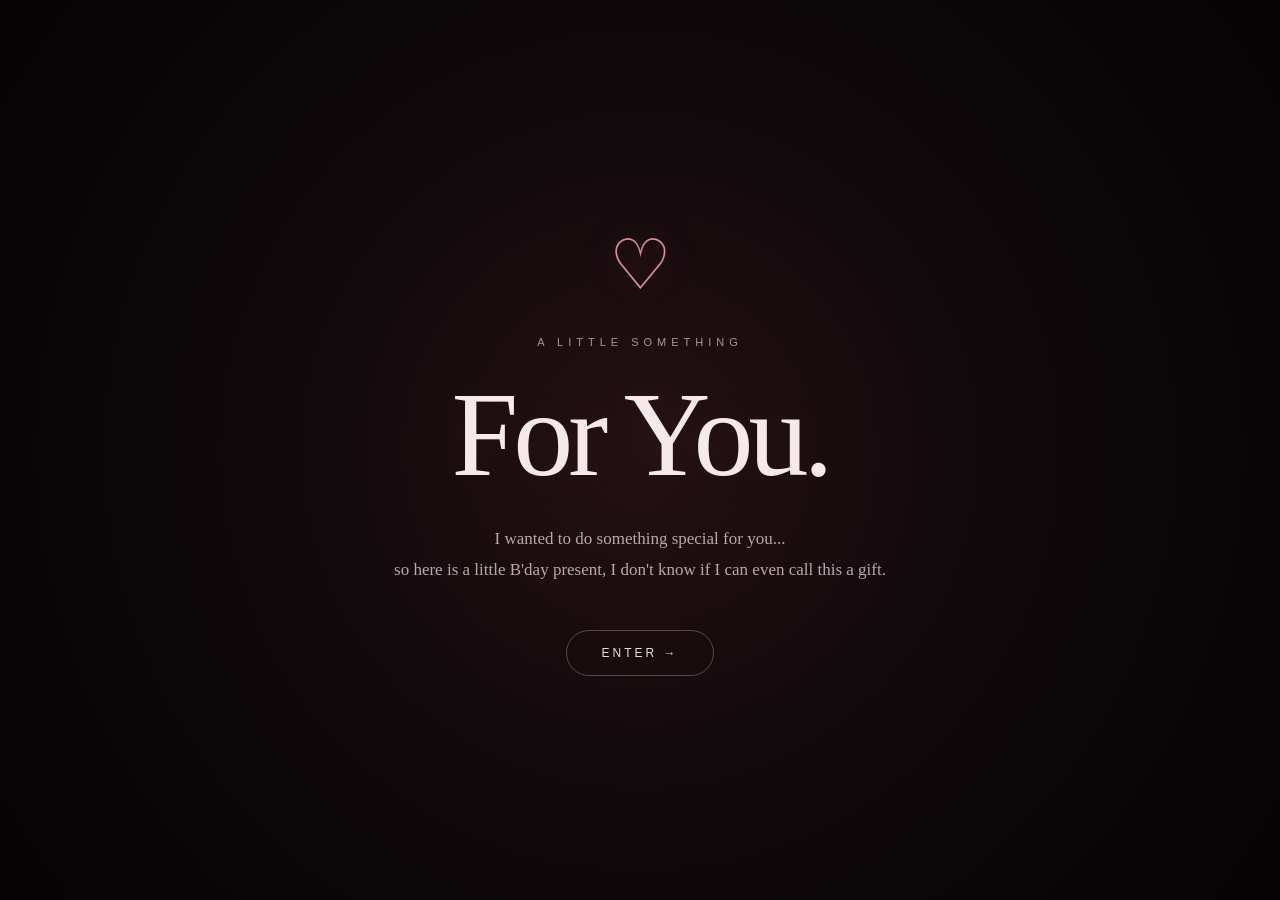
<file: index.html>
<!DOCTYPE html>
<html lang="en">
<head>
    <meta charset="UTF-8">
    <meta name="viewport" content="width=device-width, initial-scale=1.0">

    <title>For You ♡</title>

    <link rel="stylesheet" href="style.css">
</head>

<body>

    <main class="hero">

        <div class="heart">♡</div>

        <p class="eyebrow">
            A LITTLE SOMETHING
        </p>

        <h1>
            For You.
        </h1>

        <p class="subtitle">
            I wanted to do something special for you...
            <br>
            so here is a little B'day present, I don't know if I can even call this a gift.
        </p>

        <button class="enter-btn" id="enterBtn">
            ENTER →
        </button>

    </main>

    <script src="script.js"></script>

</body>
</html>
</file>
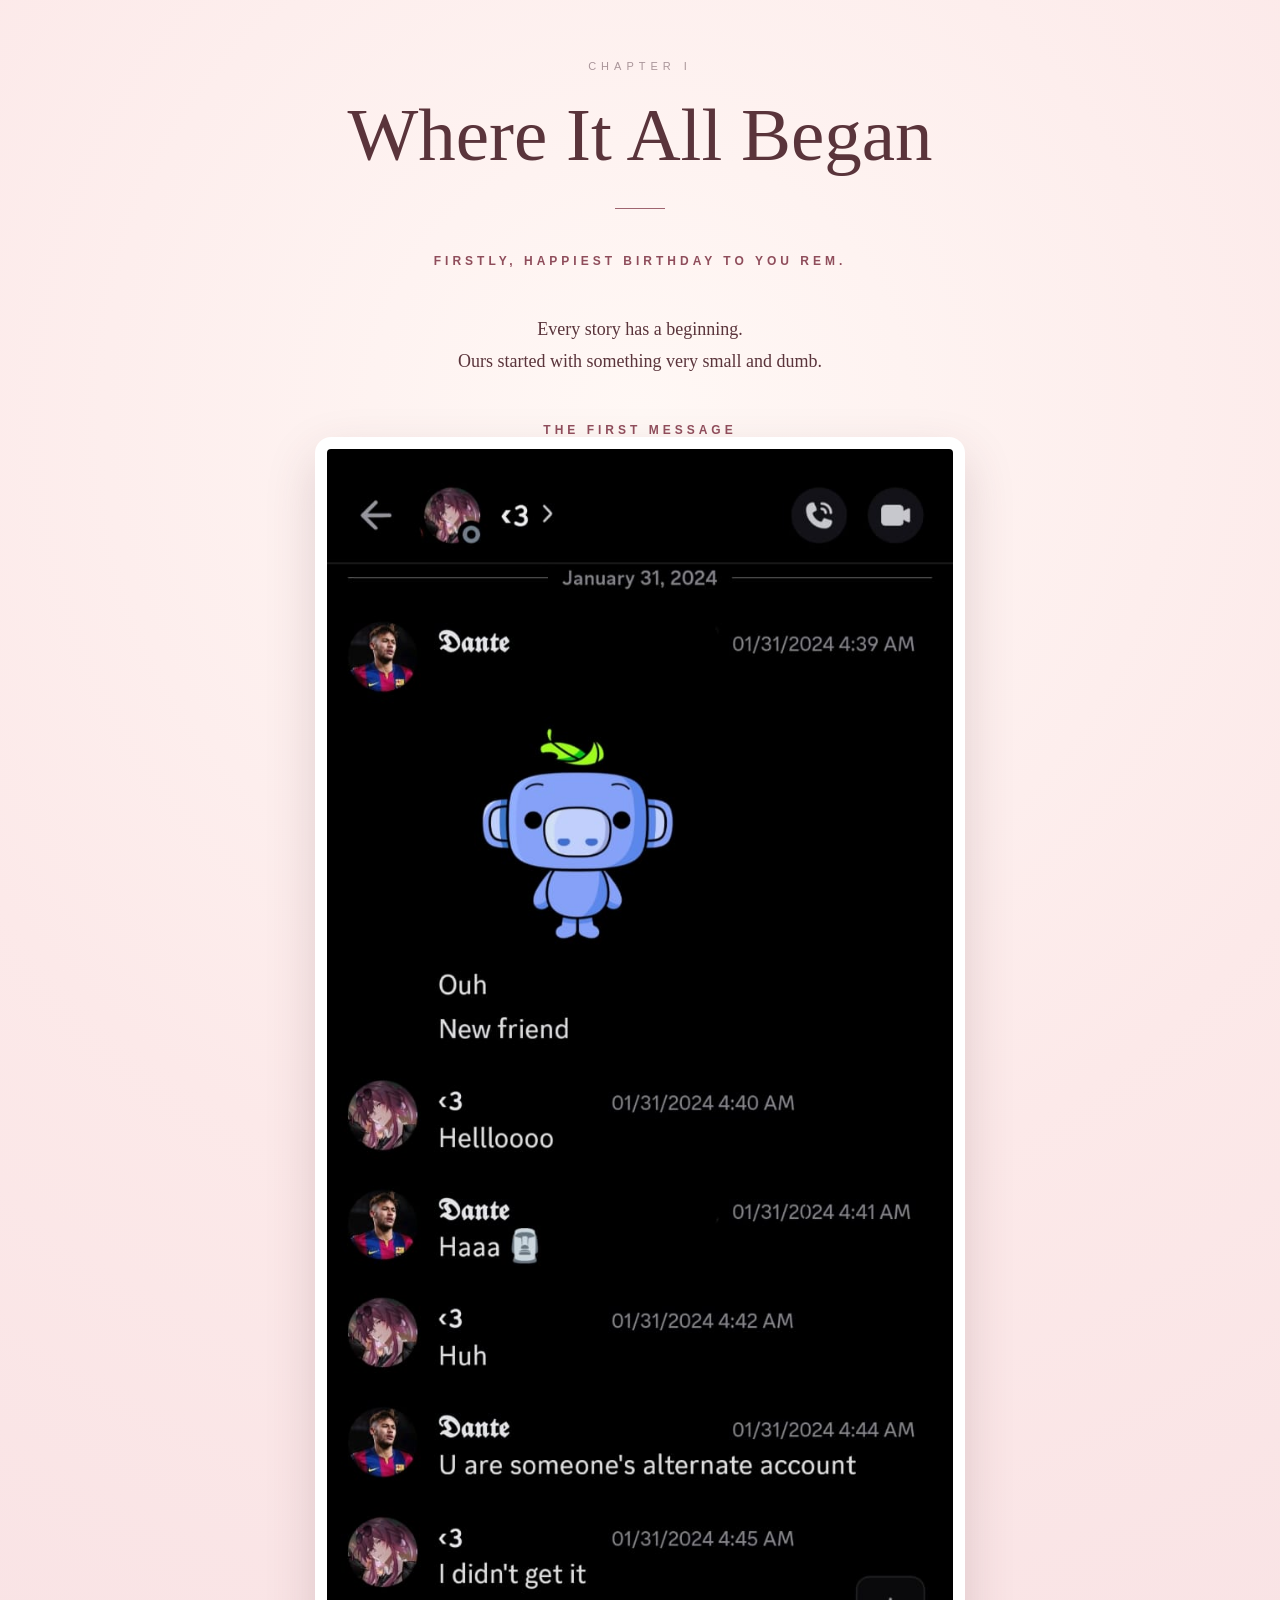
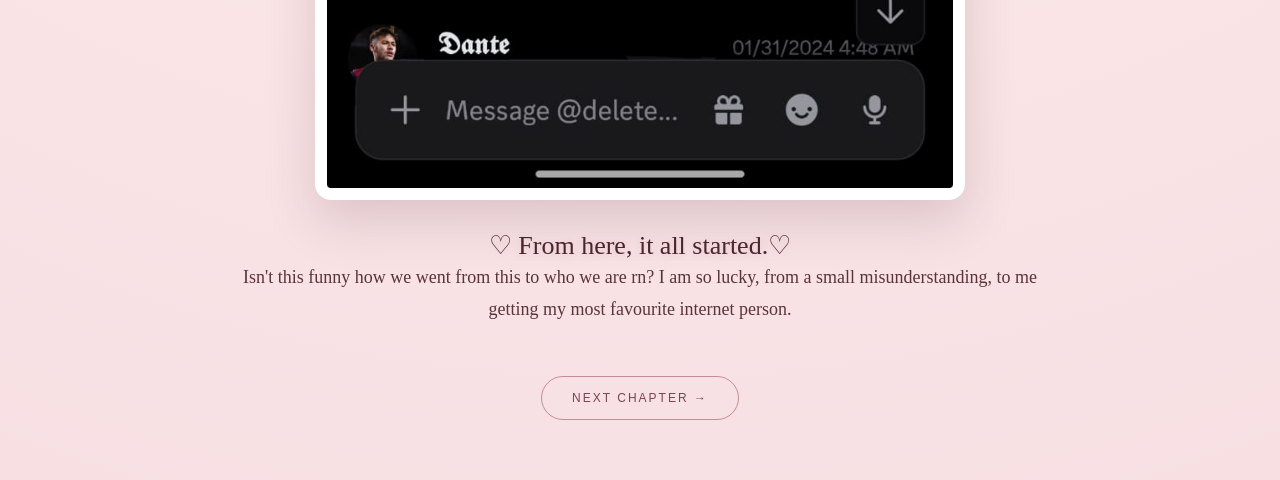
<file: beginning.html>
<!DOCTYPE html>
<html lang="en">

<head>
    <meta charset="UTF-8">

    <meta name="viewport"
        content="width=device-width, initial-scale=1.0">

    <title>Where It All Began ♡</title>

    <link rel="stylesheet" href="style.css">
</head>

<body>

    <section class="story-page active">

        <div class="story-content">

            <p class="chapter">
                CHAPTER I
            </p>

            <h2>
                Where It All Began
            </h2>

            <div class="story-line"></div>

            <p class="memory-date">
                FIRSTLY, HAPPIEST BIRTHDAY TO YOU REM.
                <br><br><br><br><br><br>
            </p>

            <p class="story-text">
                Every story has a beginning.
                <br>
                Ours started with something very small and dumb.
            </p>

            <p class="memory-date">
                THE FIRST MESSAGE
            </p>

            <img
                
                src="first-message.jpeg"
                alt="Our first message"
                class="first-message"
            >

            <p class="story-quote">
                ♡ From here, it all started.♡
            </p>

            <p class="story-text">
                Isn't this funny how we went from this to who we are rn? I am so lucky,
                from a small misunderstanding, to me getting my most favourite internet person.
            </p>

            <button class="next-btn" onclick="window.location.href='memories.html'">
                NEXT CHAPTER →
            </button>

        </div>

    </section>
    
    <div class="hearts-container"></div>

    <script src="script.js"></script>

</body>

</html>
</file>
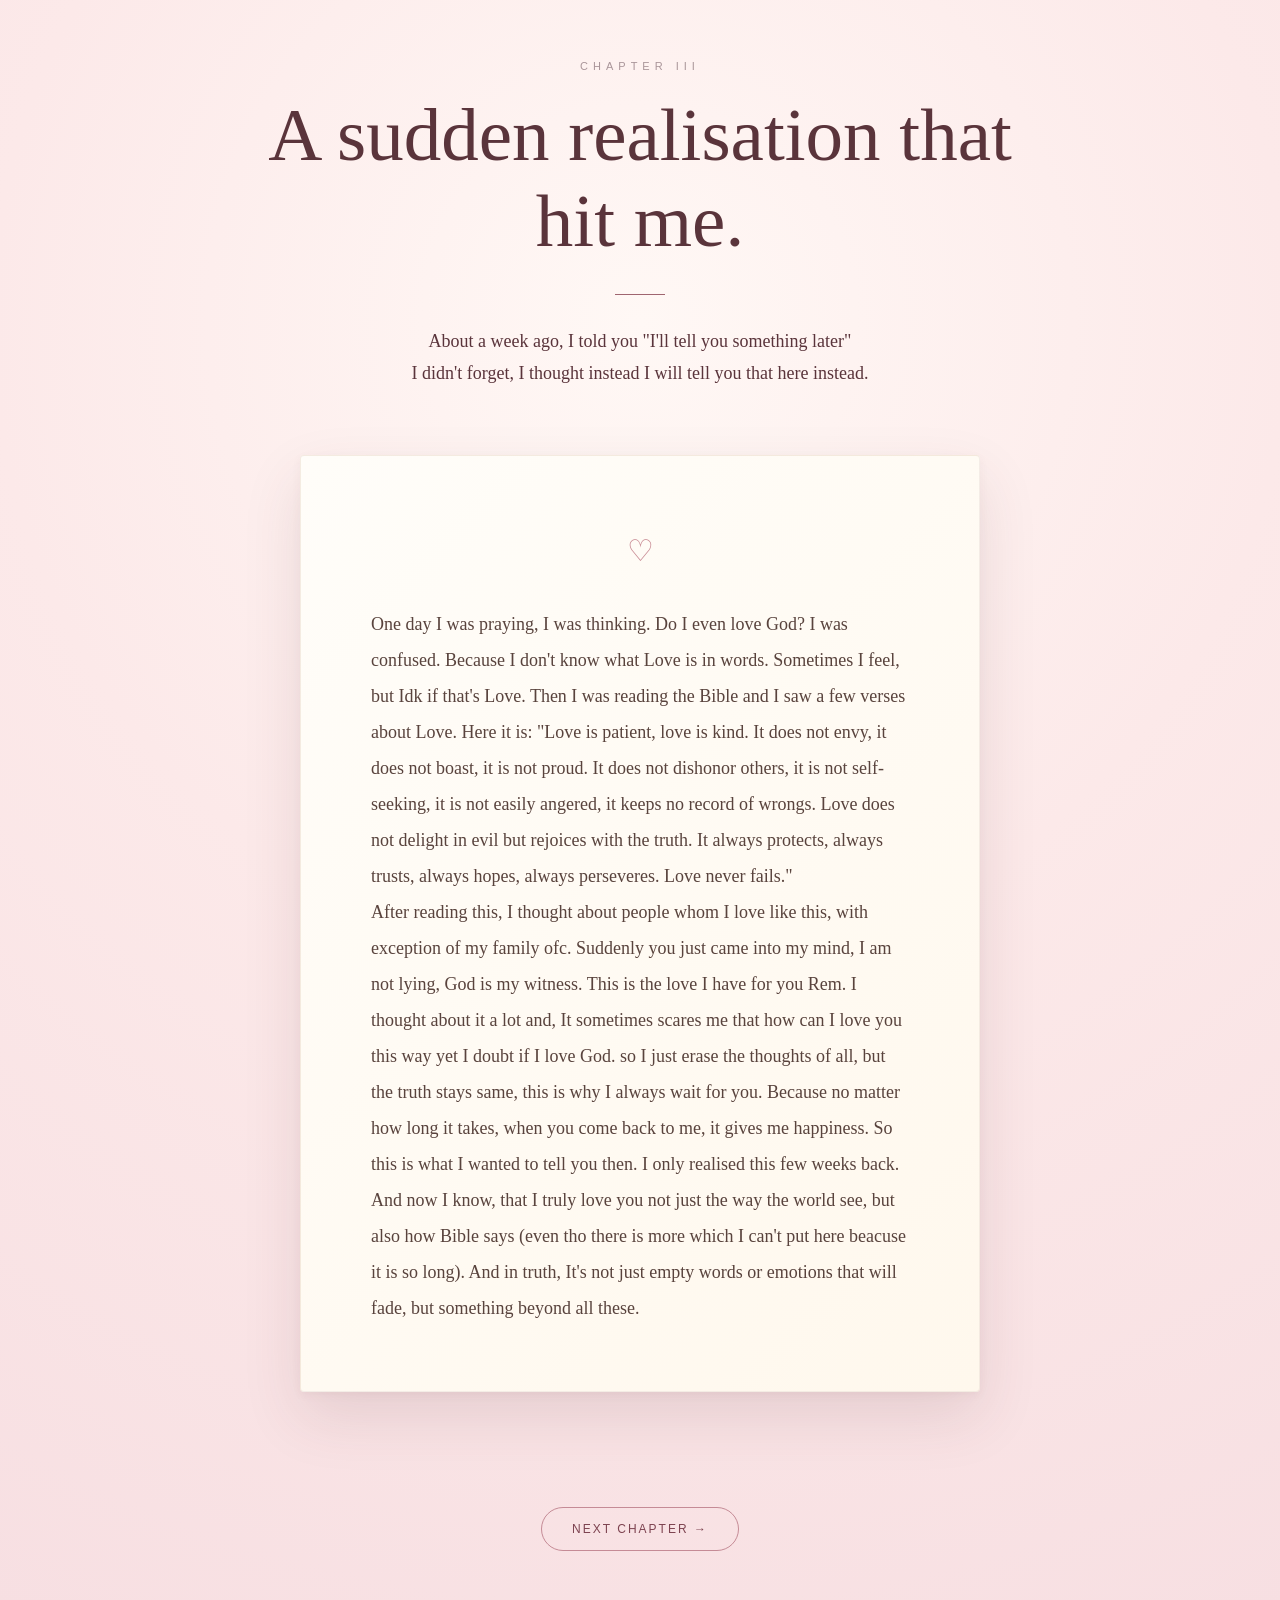
<file: chapter3.html>
<!DOCTYPE html>
<html lang="en">

<head>
    <meta charset="UTF-8">
    <meta name="viewport" content="width=device-width, initial-scale=1.0">

    <title>Chapter III ♡</title>

    <link rel="stylesheet" href="style.css">
</head>

<body>

    <div class="hearts-container"></div>

    <section class="story-page active">

        <div class="story-content">

            <p class="chapter">
                CHAPTER III
            </p>

            <h2>
                A sudden realisation that hit me.
            </h2>

            <div class="story-line"></div>

            <p class="story-text">
                About a week ago, I told you "I'll tell you something later"
                <br>
                I didn't forget, I thought instead I will tell you that here instead.
            </p>

            <div class="letter">

                <div class="letter-heart">♡</div>

                <p>
                    One day I was praying, I was thinking. Do I even love God? I was confused. 
                    Because I don't know what Love is in words. Sometimes I feel, but Idk if that's Love. 
                    Then I was reading the Bible and I saw a few verses about Love. 
                    Here it is:
                    "Love is patient, love is kind. It does not envy, it does not boast, it is not proud. 
                    It does not dishonor others, it is not self-seeking, it is not easily angered, it keeps no record of wrongs. 
                    Love does not delight in evil but rejoices with the truth. 
                    It always protects, always trusts, always hopes, always perseveres. Love never fails."<br>
                    After reading this, I thought about people whom I love like this, with exception of my family ofc.
                    Suddenly you just came into my mind, I am not lying, God is my witness. This is the love I have for you Rem. 
                    I thought about it a lot and, It sometimes scares me that how can I love you this way yet I doubt if I love God.
                    so I just erase the thoughts of all, but the truth stays same, this is why I always wait for you.
                    Because no matter how long it takes, when you come back to me, it gives me happiness. 
                    So this is what I wanted to tell you then. I only realised this few weeks back.
                    And now I know, that I truly love you not just the way the world see, but also how Bible says 
                    (even tho there is more which I can't put here beacuse it is so long). And in truth,
                    It's not just empty words or emotions that will fade, 
                    but something beyond all these.
                </p>

            </div>

            <button class="next-btn" onclick="window.location.href='chapter4.html'">
                NEXT CHAPTER →
            </button>

        </div>

    </section>

    <script src="script.js"></script>

</body>

</html>
</file>
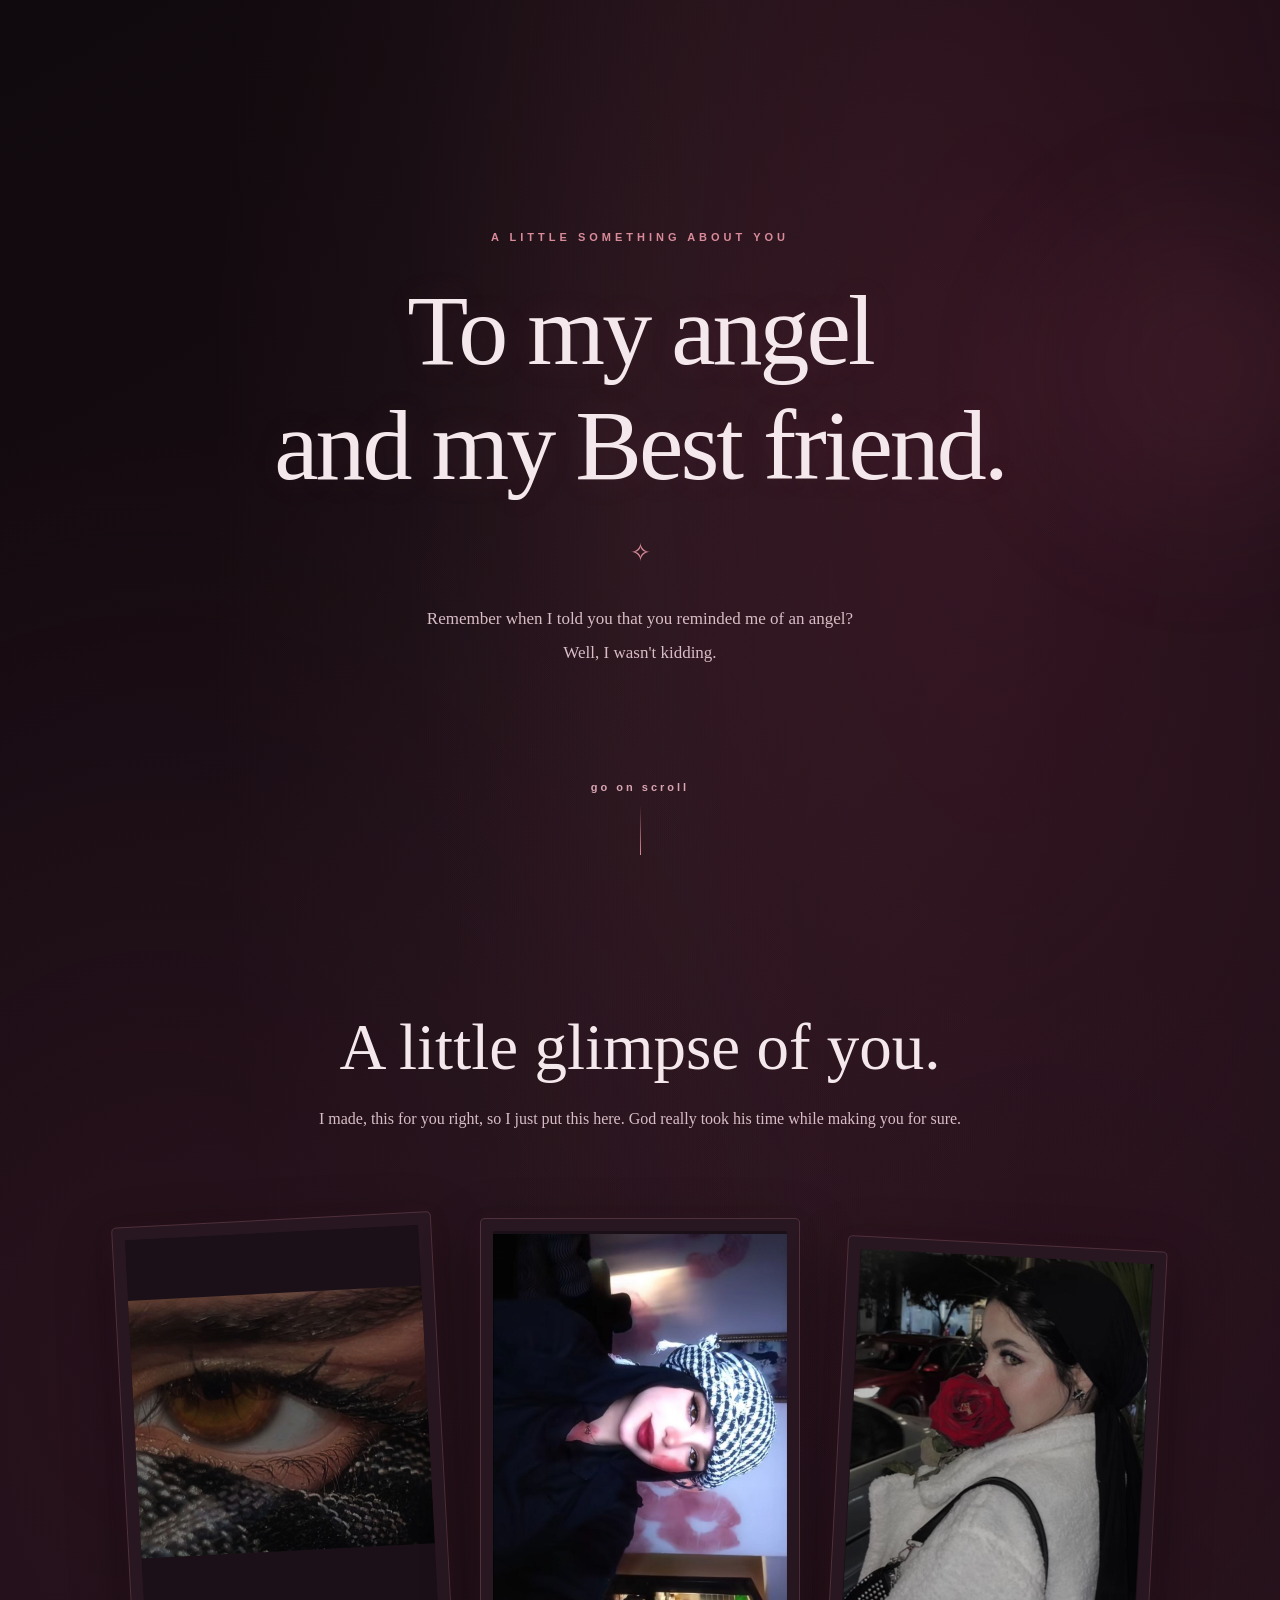
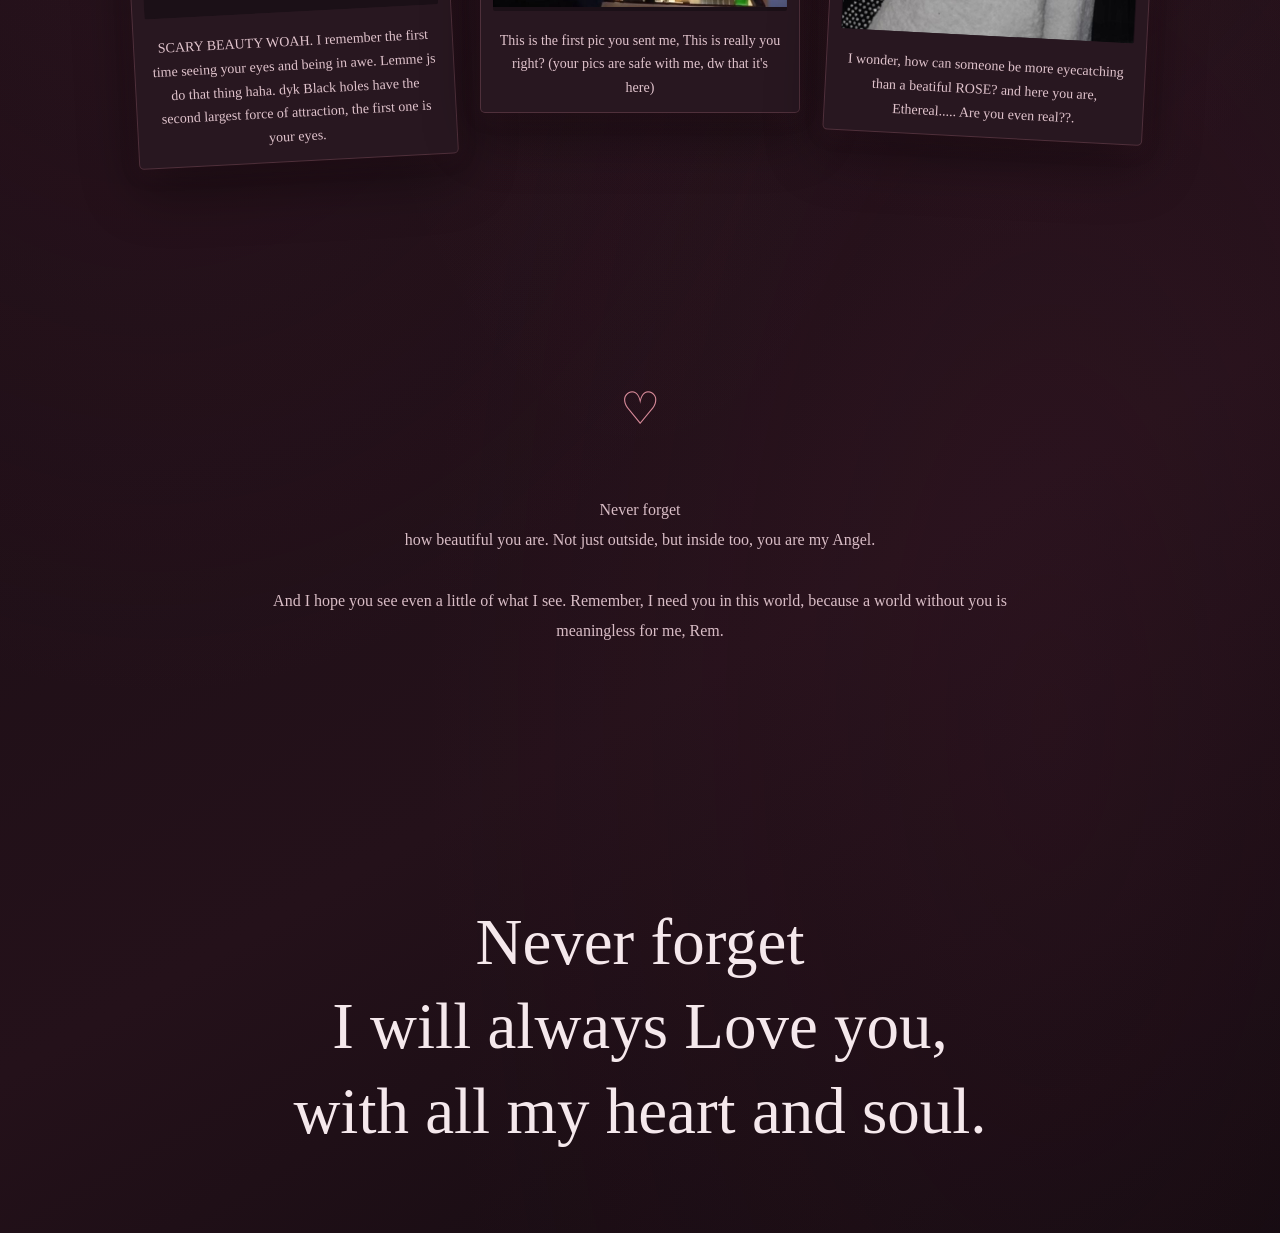
<file: chapter4.html>
<!DOCTYPE html>
<html lang="en">

<head>
    <meta charset="UTF-8">
    <meta name="viewport" content="width=device-width, initial-scale=1.0">

    <title>Heavenly ♡</title>

    <link rel="stylesheet" href="style.css">
</head>

<body class="angel-page">

    <main class="angel-world">

        <!-- INTRODUCTION -->

        <section class="angel-intro">

            <p class="angel-eyebrow">
                A LITTLE SOMETHING ABOUT YOU
            </p>

            <h1>
                To my angel<br>
                and my Best friend.
            </h1>

            <div class="angel-divider">✧</div>

            <p class="angel-subtitle">
                Remember when I told you that you reminded me of an angel?
                <br>
                Well, I wasn't kidding.
            </p>

            <div class="scroll-hint">
                <span>go on scroll</span>
                <div class="scroll-line"></div>
            </div>

        </section>


        <!-- PHOTOGRAPH GALLERY -->

        <section class="angel-gallery">

            <h2>
                A little glimpse of you.
            </h2>

            <p class="gallery-description">
                I made, this for you right, so I just put this here.
                God really took his time while making you for sure.
            </p>


            <div class="angel-photo-grid">

                <div class="angel-photo photo-one">

                    <img src="eyes.jpeg" alt="Your beautiful eyes" class="angel-image">
                    <p class="gallery-description">
                        SCARY BEAUTY WOAH. I remember the first time seeing your eyes and being in awe.
                        Lemme js do that thing haha.
                        dyk Black holes have the second largest force of attraction, the first one is your eyes.
                    </p>
                </div>

                <div class="angel-photo photo-two">
                    <img src="selfie.jpeg" alt="Your first picture" class="angel-image">
                    <p class="gallery-description">
                        This is the first pic you sent me, This is really you right? (your pics are safe with me, dw that it's here)
                    </p>
                </div>

                <div class="angel-photo photo-three">
                    <img src="withRose.jpeg" alt="A beautiful rose" class="angel-image">
                    <p class="gallery-description">
                        I wonder, how can someone be more eyecatching than a beatiful ROSE? and here you are, Ethereal..... Are you even real??.

                    </p>
                </div>

            </div>

        </section>


        <!-- CLOSING MESSAGE -->

        <section class="angel-ending">

            <div class="ending-symbol">♡</div>

            <p>
                Never forget<br>
                how beautiful you are. Not just outside, but inside too, you are my Angel.
            </p>

            <p>
                And I hope you see even a little of what I see.
                Remember, I need you in this world, because a world without you is meaningless for me, Rem.
            </p>

            <h2>
                <br><br><br>
                Never forget<br>
                I will always Love you,<br>
                with all my heart and soul.
            </h2>

        </section>

    </main>


    <script src="script.js"></script>

</body>

</html>
</file>
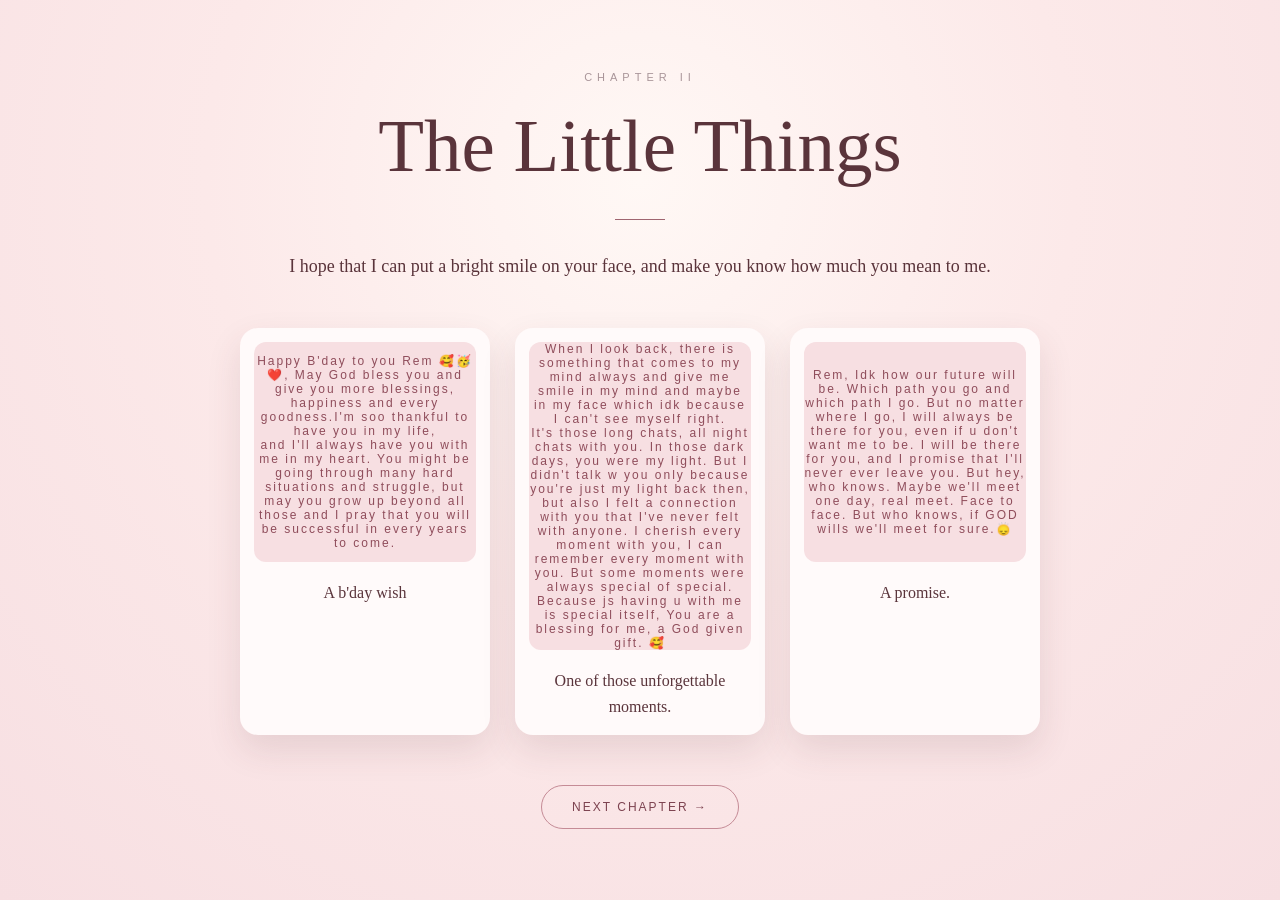
<file: memories.html>
<!DOCTYPE html>
<html lang="en">

<head>
    <meta charset="UTF-8">
    <meta name="viewport" content="width=device-width, initial-scale=1.0">

    <title>Our Memories ♡</title>

    <link rel="stylesheet" href="style.css">
</head>

<body>

    <div class="hearts-container"></div>

    <section class="story-page active">

        <div class="story-content">

            <p class="chapter">
                CHAPTER II
            </p>

            <h2>
                The Little Things
            </h2>

            <div class="story-line"></div>

            <p class="story-text">
                I hope that I can put a bright smile on your face, and make you know how much you mean to me.
            </p>

            <div class="memory-grid">

    <div class="memory-card">
        <div class="memory-placeholder">
            Happy B'day to you Rem 🥰🥳❤️,  May God bless you and give you more blessings,<br>
            happiness and every goodness.I'm soo thankful to have you in my life, <br>and 
            I'll always have you with me in my heart. You might be going through many hard situations 
            and struggle, but may you grow up beyond all those and I pray that you will be successful in 
            every years to come.
        </div>
        <p>A b'day wish</p>
    </div>

    <div class="memory-card">
        <div class="memory-placeholder">
            When I look back, there is something that comes to my mind always and give me smile in my mind and 
            maybe in my face which idk because I can't see myself right.<br> 
            It's those long chats, all night chats with you. In those dark days, you were my light. 
            But I didn't talk w you only because you're just my light back then, but also I felt a connection with you 
            that I've never felt with anyone. I cherish every moment with you, I can remember every moment with you. 
            But some moments were always special of special. Because js having u with me is special itself,
            You are a blessing for me, a God given gift. 🥰
        </div>
        <p>One of those unforgettable moments.</p>
    </div>

    <div class="memory-card">
        <div class="memory-placeholder">
            Rem, Idk how our future will be. Which path you go and which path I go. 
            But no matter where I go, I will always be there for you, even if u don't want me to be. 
            I will be there for you, and I promise that I'll never ever leave you. But hey, who knows. 
            Maybe we'll meet one day, 
            real meet. Face to face. But who knows, if GOD wills we'll meet for sure.🙂‍↕️
        </div>
        <p>A promise.</p>
    </div>

</div>

            <button class="next-btn" onclick="window.location.href='chapter3.html'">
                NEXT CHAPTER →
            </button>

</div>

    </section>

    <script src="script.js"></script>

</body>

</html>
</file>
<file: style.css>
/* =========================
   RESET
========================= */

* {
    margin: 0;
    padding: 0;
    box-sizing: border-box;
}


/* =========================
   BODY
========================= */

body {
    min-height: 100vh;

    background:
        radial-gradient(
            circle at center,
            #241014 0%,
            #10090b 45%,
            #050304 100%
        );

    color: #f5e9eb;

    font-family:
        Georgia,
        "Times New Roman",
        serif;

    overflow-x: hidden;
    overflow-y: auto;
}


/* =========================
   HERO
========================= */

.hero {
    min-height: 100vh;

    display: flex;
    flex-direction: column;

    justify-content: center;
    align-items: center;

    text-align: center;

    padding: 30px;

    position: relative;
}


/* =========================
   HEART
========================= */

.heart {
    font-size: 70px;

    color: #d98b9a;

    margin-bottom: 30px;

    animation:
        heartbeat 2.5s ease-in-out infinite;

    text-shadow:
        0 0 35px rgba(220, 120, 140, 0.35);
}


@keyframes heartbeat {

    0%,
    100% {
        transform: scale(1);
    }

    50% {
        transform: scale(1.08);
    }
}


/* =========================
   EYEBROW
========================= */

.eyebrow {
    font-family: Arial, sans-serif;

    font-size: 11px;

    letter-spacing: 5px;

    color: #a99599;

    margin-bottom: 18px;
}


/* =========================
   TITLE
========================= */

h1 {
    font-size: clamp(60px, 10vw, 120px);

    font-weight: 400;

    letter-spacing: -5px;

    color: #f5e9eb;

    text-shadow:
        0 0 50px rgba(255, 200, 210, 0.08);
}


/* =========================
   SUBTITLE
========================= */

.subtitle {
    margin-top: 20px;

    color: #b9a9ad;

    font-size: 17px;

    line-height: 1.8;
}


/* =========================
   ENTER BUTTON
========================= */

.enter-btn {
    margin-top: 45px;

    padding: 15px 34px;

    background: transparent;

    border:
        1px solid rgba(220, 170, 180, 0.35);

    border-radius: 50px;

    color: #eadde0;

    font-family: Arial, sans-serif;

    font-size: 12px;

    letter-spacing: 3px;

    cursor: pointer;

    transition:
        transform 0.3s ease,
        background 0.3s ease,
        border-color 0.3s ease;
}


.enter-btn:hover {
    transform: translateY(-4px);

    background:
        rgba(220, 140, 155, 0.08);

    border-color:
        rgba(220, 170, 180, 0.7);
}


/* =========================
   FLOATING HEARTS
========================= */

.hearts-container {
    position: fixed;

    inset: 0;

    pointer-events: none;

    overflow: hidden;

    z-index: 10;
}


.floating-heart {
    position: absolute;

    bottom: -30px;

    color: rgba(190, 60, 85, 0.7);

    pointer-events: none;

    animation: floatHeart linear forwards;
}


@keyframes floatHeart {

    from {
        transform: translateY(0) rotate(0deg);
        opacity: 0;
    }

    15% {
        opacity: 0.6;
    }

    to {
        transform: translateY(-110vh) rotate(25deg);
        opacity: 0;
    }
}


/* =========================
   STORY PAGES
========================= */

.story-page {
    min-height: 100vh;

    display: flex;

    justify-content: center;
    align-items: center;

    text-align: center;

    padding: 60px 25px;

    background:
        radial-gradient(
            circle at 50% 20%,
            #fff8f5 0%,
            #fce9e9 45%,
            #f7dfe2 100%
        );
}


.story-content {
    width: 100%;

    max-width: 800px;
}


/* =========================
   CHAPTER HEADING
========================= */

.chapter {
    font-family: Arial, sans-serif;

    font-size: 11px;

    letter-spacing: 5px;

    color: #a99599;

    margin-bottom: 20px;
}


.story-page h2 {
    font-size: clamp(40px, 7vw, 75px);

    font-weight: 400;

    color: #5a343b;
}


.story-line {
    width: 50px;

    height: 1px;

    background: #9f6570;

    margin: 30px auto;
}


.story-text {
    color: #5a343b;

    font-size: 18px;

    font-weight: 500;

    line-height: 1.8;
}


/* =========================
   FIRST MESSAGE
========================= */

.first-message {
    display: block;

    width: 90%;

    max-width: 650px;

    height: auto;

    margin: 25px auto 30px;

    padding: 12px;

    background: #ffffff;

    border-radius: 16px;

    box-shadow:
        0 20px 50px rgba(90, 52, 59, 0.18);
}


.memory-date {
    color: #8f4d5b;

    font-family: Arial, sans-serif;

    font-size: 12px;

    letter-spacing: 4px;

    font-weight: 600;

    margin-top: 45px;

    margin-bottom: -25px;
}


.story-quote {
    color: #4a252d;

    font-size: 26px;

    font-weight: 500;

    text-shadow:
        0 2px 10px rgba(90, 52, 59, 0.12);
}


/* =========================
   MEMORY GRID
========================= */

/* MEMORY CARDS */

.memory-grid {
    display: grid;
    grid-template-columns: repeat(3, minmax(0, 1fr));
    gap: 25px;
    margin-top: 45px;
    letter-spacing: normal;
}

.memory-card {
    min-width: 0;
    background: #fffafa;
    padding: 14px;
    border-radius: 18px;
    box-shadow: 0 15px 35px rgba(90, 52, 59, 0.12);
    transition: transform 0.3s ease;
    letter-spacing: normal;
}

.memory-card:hover {
    transform: translateY(-6px);
}

.memory-placeholder {
    min-height: 220px;

    display: flex;
    justify-content: center;
    align-items: center;

    background: #f7dfe2;
    border-radius: 12px;

    color: #8f4d5b;
    font-family: Arial, sans-serif;
    font-size: 12px;
    letter-spacing: 2px;
}

.memory-card p {
    margin-top: 18px;
    padding: 0 5px;

    color: #5a343b;
    font-family: Georgia, serif;
    font-size: 16px;
    line-height: 1.65;
    letter-spacing: normal;
    overflow-wrap: break-word;
}

/* =========================
   NEXT CHAPTER BUTTON
========================= */

.next-btn {
    margin-top: 50px;

    padding: 14px 30px;

    background: transparent;

    border: 1px solid #c58b96;

    border-radius: 50px;

    color: #7d4350;

    font-family: Arial, sans-serif;

    font-size: 12px;

    letter-spacing: 2px;

    cursor: pointer;

    transition: all 0.3s ease;
}


.next-btn:hover {
    background: #c58b96;

    color: white;

    transform: translateY(-3px);
}


/* =========================
   CHAPTER III — LETTER
========================= */

.letter {
    position: relative;

    width: 100%;

    max-width: 680px;

    margin: 65px auto;

    padding: 65px 70px;

    background:
        linear-gradient(
            135deg,
            #fffdf9,
            #fff8ed
        );

    color: #59433d;

    font-family:
        Georgia,
        "Times New Roman",
        serif;

    font-size: 18px;

    line-height: 2;

    text-align: left;

    border: 1px solid rgba(160, 120, 100, 0.12);

    border-radius: 4px;

    box-shadow:
        0 25px 60px rgba(90, 52, 59, 0.12),
        0 3px 10px rgba(90, 52, 59, 0.05);
}


/* =========================
   LETTER HEART
========================= */

.letter-heart {
    text-align: center;

    font-size: 30px;

    color: #b96b78;

    margin-bottom: 25px;

    opacity: 0.8;
}


/* =========================
   MOBILE RESPONSIVENESS
========================= */

@media (max-width: 768px) {

    .story-page {
        padding: 45px 20px;
    }

    .memory-grid {
        grid-template-columns: 1fr;

        gap: 25px;
    }

    .memory-placeholder {
        height: 260px;
    }

    .letter {
        padding: 45px 30px;

        margin: 45px auto;

        font-size: 16px;
    }

    .story-page h2 {
        font-size: 42px;
    }

}


@media (max-width: 480px) {

    .letter {
        padding: 35px 22px;
    }

    .story-page h2 {
        font-size: 36px;
    }

    .story-text {
        font-size: 16px;
    }

}

/* ==========================================
   CHAPTER IV — DARK ROMANCE
========================================== */

.angel-page {
    background: #10090d;
    color: #f5e8ec;
    overflow-x: hidden;
    position: relative;
}

/* No floating hearts on Chapter IV */
.angel-page .hearts-container {
    display: none;
}

/* Dark burgundy atmosphere */
.angel-world {
    position: relative;
    min-height: 100vh;
    overflow: hidden;

    background:
        radial-gradient(ellipse at 78% 14%, rgba(125, 43, 72, 0.28), transparent 42%),
        radial-gradient(ellipse at 12% 48%, rgba(91, 34, 57, 0.22), transparent 45%),
        radial-gradient(ellipse at 82% 82%, rgba(76, 29, 49, 0.20), transparent 42%),
        linear-gradient(150deg, #10090d 0%, #1b0e15 45%, #24111a 75%, #120a0f 100%);
}

.angel-world::before {
    content: "";
    position: absolute;
    inset: 0;
    pointer-events: none;
    z-index: 0;
    background: radial-gradient(ellipse at 50% 18%, rgba(220, 135, 157, 0.07), transparent 48%);
}

.angel-world::after {
    content: "";
    position: absolute;
    width: 450px;
    height: 450px;
    top: 5%;
    right: -150px;
    border-radius: 50%;
    background: radial-gradient(circle, rgba(153, 66, 95, 0.16), transparent 70%);
    filter: blur(45px);
    pointer-events: none;
    z-index: 0;
}

/* Keep all page content above the background effects */
.angel-intro,
.angel-gallery,
.angel-ending {
    position: relative;
    z-index: 1;
}

/* Introduction */
.angel-intro {
    min-height: 100vh;
    display: flex;
    flex-direction: column;
    justify-content: center;
    align-items: center;
    text-align: center;
    padding: 50px 25px;
}

.angel-eyebrow,
.gallery-eyebrow {
    font-family: Arial, sans-serif;
    font-size: 11px;
    font-weight: 600;
    letter-spacing: 4px;
    color: #d98b9a;
    margin-bottom: 30px;
}

.angel-intro h1 {
    font-family: Georgia, serif;
    font-size: clamp(48px, 8vw, 100px);
    font-weight: 400;
    line-height: 1.15;
    letter-spacing: -3px;
    color: #f5e8ec;
    text-shadow: 0 0 35px rgba(190, 100, 130, 0.12);
}

.angel-divider {
    margin: 35px 0;
    font-size: 25px;
    color: #d98b9a;
}

.angel-subtitle {
    font-family: Georgia, serif;
    font-size: 17px;
    line-height: 2;
    color: #d9bdc6;
}

/* Scroll indicator */
.scroll-hint {
    position: absolute;
    bottom: 45px;
    display: flex;
    flex-direction: column;
    align-items: center;
    gap: 12px;
}

.scroll-hint span {
    font-family: Arial, sans-serif;
    font-size: 11px;
    font-weight: 600;
    letter-spacing: 3px;
    color: #d9a5b3;
}

.scroll-line {
    width: 1px;
    height: 50px;
    background: linear-gradient(transparent, #d98b9a);
    animation: angelGentleDrop 2s infinite;
}

@keyframes angelGentleDrop {
    0%, 100% {
        opacity: 0.4;
        transform: translateY(0);
    }
    50% {
        opacity: 1;
        transform: translateY(8px);
    }
}

/* Gallery */
.angel-gallery {
    max-width: 1100px;
    margin: auto;
    padding: 110px 35px 140px;
    text-align: center;
}

.gallery-eyebrow {
    margin-bottom: 20px;
}

.angel-gallery h2 {
    font-family: Georgia, serif;
    font-size: clamp(38px, 6vw, 65px);
    font-weight: 400;
    color: #f5e8ec;
    margin-bottom: 20px;
}

.angel-gallery > .gallery-description {
    max-width: 760px;
    margin: 0 auto;
    font-family: Georgia, serif;
    font-size: 16px;
    color: #d9bdc6;
    line-height: 1.8;
}

/* Photograph layout */
.angel-photo-grid {
    display: grid;
    grid-template-columns: repeat(3, minmax(0, 1fr));
    align-items: center;
    gap: 35px;
    margin-top: 85px;
}

.angel-photo {
    position: relative;
    min-width: 0;
    padding: 12px;
    background: #281720;
    border: 1px solid rgba(217, 139, 154, 0.22);
    border-radius: 5px;
    box-shadow:
        0 20px 55px rgba(0, 0, 0, 0.4),
        0 5px 20px rgba(125, 49, 76, 0.12);
    transition: transform 0.5s ease, box-shadow 0.5s ease;
}

.angel-photo:hover {
    box-shadow:
        0 30px 70px rgba(0, 0, 0, 0.55),
        0 5px 25px rgba(190, 100, 130, 0.16);
}

.photo-one {
    transform: rotate(-3deg);
}

.photo-two {
    transform: translateY(-25px);
}

.photo-three {
    transform: rotate(3deg);
}

.photo-one:hover {
    transform: translateY(-12px) rotate(0deg);
}

.photo-two:hover {
    transform: translateY(-35px);
}

.photo-three:hover {
    transform: translateY(-12px) rotate(0deg);
}

/* Actual photographs */
.angel-image {
    display: block;
    width: 100%;
    height: 380px;
    object-fit: contain;
    object-position: center;
    background: #1b1017;
    border-radius: 2px;
}

/* Captions beneath photographs */
.angel-photo .gallery-description {
    margin-top: 18px;
    padding: 0 5px;
    color: #e0c3cc;
    font-family: Georgia, serif;
    font-size: 14px;
    line-height: 1.7;
    letter-spacing: normal;
    text-align: center;
}

/* Closing message */
.angel-ending {
    position: relative;
    z-index: 1;
    min-height: 75vh;
    display: flex;
    flex-direction: column;
    justify-content: center;
    align-items: center;
    text-align: center;
    padding: 80px 25px;
}

.ending-symbol {
    font-size: 45px;
    color: #d98b9a;
    margin-bottom: 30px;
}

.angel-ending h2 {
    max-width: 850px;
    font-family: Georgia, serif;
    font-size: clamp(38px, 6vw, 65px);
    font-weight: 400;
    line-height: 1.3;
    color: #f5e8ec;
}

.angel-ending p {
    max-width: 750px;
    margin-top: 30px;
    font-family: Georgia, serif;
    font-size: 16px;
    color: #d9bdc6;
    line-height: 1.9;
}

/* Responsive gallery */
@media (max-width: 900px) {
    .angel-photo-grid {
        grid-template-columns: 1fr;
        max-width: 480px;
        margin-left: auto;
        margin-right: auto;
        gap: 55px;
    }

    .photo-one,
    .photo-two,
    .photo-three {
        transform: none;
    }

    .photo-one:hover,
    .photo-two:hover,
    .photo-three:hover {
        transform: translateY(-8px);
    }

    .angel-image {
        height: auto;
        max-height: 500px;
        aspect-ratio: 3 / 4;
        object-fit: contain;
    }
}

@media (max-width: 768px) {
    .angel-gallery {
        padding: 90px 25px;
    }

    .angel-subtitle {
        font-size: 15px;
    }

    .angel-photo-grid {
        max-width: 380px;
        margin-top: 65px;
        gap: 45px;
    }
}

@media (max-width: 480px) {
    .angel-intro {
        padding: 45px 20px;
    }

    .angel-intro h1 {
        font-size: clamp(42px, 12vw, 60px);
        letter-spacing: -1.5px;
    }

    .angel-ending {
        padding: 65px 22px;
    }
}
</file>
